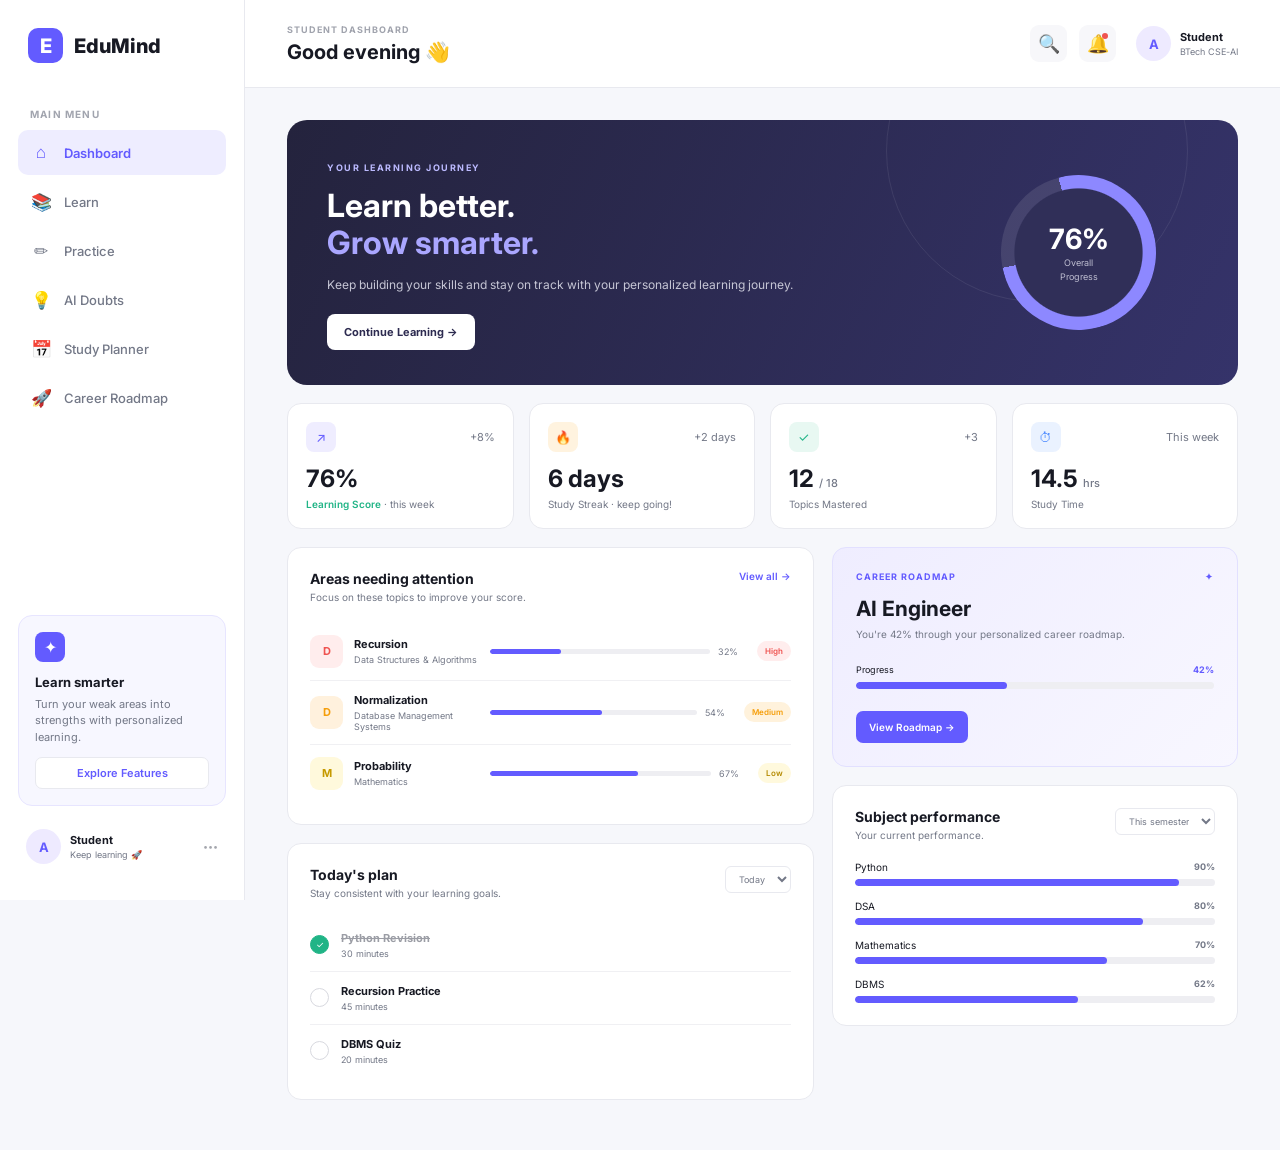
<file: index.html>
<!DOCTYPE html>
<html lang="en">

<head>
    <meta charset="UTF-8">
    <meta name="viewport" content="width=device-width, initial-scale=1.0">

    <title>EduMind | Dashboard</title>

    <!-- Google Font -->
    <link rel="preconnect" href="https://fonts.googleapis.com">
    <link rel="preconnect" href="https://fonts.gstatic.com" crossorigin>
    <link href="https://fonts.googleapis.com/css2?family=Inter:wght@400;500;600;700;800&display=swap" rel="stylesheet">

    <!-- CSS -->
    <link rel="stylesheet" href="./style.css">
</head>

<body>

<div class="app">

    <!-- ================= SIDEBAR ================= -->

    <aside class="sidebar">

        <!-- Logo -->
        <div class="logo">
            <div class="logo-icon">E</div>
            <span>EduMind</span>
        </div>


        <!-- Navigation -->
        <div class="nav-section">

            <p class="nav-title">MAIN MENU</p>

            <a href="index.html" class="nav-item active">
                <span>⌂</span>
                Dashboard
            </a>

            <a href="learn.html" class="nav-item">
                <span>📚</span>
                Learn
            </a>

            <a href="practice.html" class="nav-item">
                <span>✏</span>
                Practice
            </a>

            <a href="doubts.html" class="nav-item">
                <span>💡</span>
                AI Doubts
            </a>

            <a href="planner.html" class="nav-item">
                <span>📅</span>
                Study Planner
            </a>

            <a href="career.html" class="nav-item">
                <span>🚀</span>
                Career Roadmap
            </a>

        </div>


        <!-- Bottom Sidebar -->
        <div>

            <div class="upgrade-card">

                <div class="upgrade-icon">
                    ✦
                </div>

                <h4>Learn smarter</h4>

                <p>
                    Turn your weak areas into strengths with personalized learning.
                </p>

                <button>
                    Explore Features
                </button>

            </div>


            <div class="user-mini">

                <div class="avatar">
                    A
                </div>

                <div>
                    <strong>Student</strong>
                    <span>Keep learning 🚀</span>
                </div>

                <span class="more">•••</span>

            </div>

        </div>

    </aside>



    <!-- ================= MAIN ================= -->

    <main class="main">

        <!-- ================= TOPBAR ================= -->

        <header class="topbar">

            <div>

                <p class="welcome-small">
                    STUDENT DASHBOARD
                </p>

                <h1>
                    Good evening 👋
                </h1>

            </div>


            <div class="top-actions">

                <button class="icon-button">
                    🔍
                </button>

                <button class="icon-button notification">
                    🔔
                    <span></span>
                </button>


                <div class="profile">

                    <div class="avatar">
                        A
                    </div>

                    <div>
                        <strong>Student</strong>
                        <span>BTech CSE-AI</span>
                    </div>

                </div>

            </div>

        </header>



        <!-- ================= DASHBOARD ================= -->

        <div class="dashboard">


            <!-- ================= HERO ================= -->

            <section class="hero-card">

                <div class="hero-content">

                    <span class="hero-label">
                        YOUR LEARNING JOURNEY
                    </span>

                    <h2>
                        Learn better.<br>
                        <span>Grow smarter.</span>
                    </h2>

                    <p>
                        Keep building your skills and stay on track
                        with your personalized learning journey.
                    </p>

                    <button class="primary-btn">
                        Continue Learning →
                    </button>

                </div>


                <div class="hero-visual">

                    <div class="progress-ring">

                        <div>
                            <strong>76%</strong>
                            <span>Overall<br>Progress</span>
                        </div>

                    </div>

                </div>

            </section>



            <!-- ================= STATS ================= -->

            <section class="stats-grid">


                <!-- Learning Score -->
                <div class="stat-card">

                    <div class="stat-top">

                        <span class="stat-icon purple">
                            ↗
                        </span>

                        <span>
                            +8%
                        </span>

                    </div>

                    <h3>
                        76%
                    </h3>

                    <p class="positive">
                        Learning Score
                        <span> · this week</span>
                    </p>

                </div>


                <!-- Study Streak -->
                <div class="stat-card">

                    <div class="stat-top">

                        <span class="stat-icon orange">
                            🔥
                        </span>

                        <span>
                            +2 days
                        </span>

                    </div>

                    <h3>
                        6 days
                    </h3>

                    <p>
                        Study Streak
                        <span> · keep going!</span>
                    </p>

                </div>


                <!-- Topics -->
                <div class="stat-card">

                    <div class="stat-top">

                        <span class="stat-icon green">
                            ✓
                        </span>

                        <span>
                            +3
                        </span>

                    </div>

                    <h3>
                        12 <small>/ 18</small>
                    </h3>

                    <p>
                        Topics Mastered
                    </p>

                </div>


                <!-- Study Time -->
                <div class="stat-card">

                    <div class="stat-top">

                        <span class="stat-icon blue">
                            ⏱
                        </span>

                        <span>
                            This week
                        </span>

                    </div>

                    <h3>
                        14.5 <small>hrs</small>
                    </h3>

                    <p>
                        Study Time
                    </p>

                </div>

            </section>



            <!-- ================= MAIN GRID ================= -->

            <section class="content-grid">


                <!-- ================= LEFT COLUMN ================= -->

                <div>


                    <!-- WEAK AREAS -->

                    <div class="panel">

                        <div class="panel-header">

                            <div>

                                <h3>
                                    Areas needing attention
                                </h3>

                                <p>
                                    Focus on these topics to improve your score.
                                </p>

                            </div>

                            <button class="text-btn">
                                View all →
                            </button>

                        </div>


                        <!-- Recursion -->

                        <div class="weak-item">

                            <div class="subject-icon red">
                                D
                            </div>

                            <div class="weak-info">

                                <strong>
                                    Recursion
                                </strong>

                                <span>
                                    Data Structures & Algorithms
                                </span>

                            </div>


                            <div class="weak-progress">

                                <div class="progress-bar">
                                    <div style="width:32%;"></div>
                                </div>

                                <span>
                                    32%
                                </span>

                            </div>


                            <span class="priority high">
                                High
                            </span>

                        </div>



                        <!-- Normalization -->

                        <div class="weak-item">

                            <div class="subject-icon orange">
                                D
                            </div>

                            <div class="weak-info">

                                <strong>
                                    Normalization
                                </strong>

                                <span>
                                    Database Management Systems
                                </span>

                            </div>


                            <div class="weak-progress">

                                <div class="progress-bar">
                                    <div style="width:54%;"></div>
                                </div>

                                <span>
                                    54%
                                </span>

                            </div>


                            <span class="priority medium">
                                Medium
                            </span>

                        </div>



                        <!-- Probability -->

                        <div class="weak-item">

                            <div class="subject-icon yellow">
                                M
                            </div>

                            <div class="weak-info">

                                <strong>
                                    Probability
                                </strong>

                                <span>
                                    Mathematics
                                </span>

                            </div>


                            <div class="weak-progress">

                                <div class="progress-bar">
                                    <div style="width:67%;"></div>
                                </div>

                                <span>
                                    67%
                                </span>

                            </div>


                            <span class="priority low">
                                Low
                            </span>

                        </div>

                    </div>



                    <!-- TODAY'S PLAN -->

                    <div class="panel" style="margin-top:18px;">

                        <div class="panel-header">

                            <div>

                                <h3>
                                    Today's plan
                                </h3>

                                <p>
                                    Stay consistent with your learning goals.
                                </p>

                            </div>

                            <select>
                                <option>Today</option>
                            </select>

                        </div>


                        <!-- Task 1 -->

                        <div class="task completed">

                            <div class="check">
                                ✓
                            </div>

                            <div>

                                <strong>
                                    Python Revision
                                </strong>

                                <span>
                                    30 minutes
                                </span>

                            </div>

                        </div>


                        <!-- Task 2 -->

                        <div class="task">

                            <div class="check"></div>

                            <div>

                                <strong>
                                    Recursion Practice
                                </strong>

                                <span>
                                    45 minutes
                                </span>

                            </div>

                        </div>


                        <!-- Task 3 -->

                        <div class="task">

                            <div class="check"></div>

                            <div>

                                <strong>
                                    DBMS Quiz
                                </strong>

                                <span>
                                    20 minutes
                                </span>

                            </div>

                        </div>

                    </div>

                </div>



                <!-- ================= RIGHT COLUMN ================= -->

                <div>


                    <!-- CAREER CARD -->

                    <div class="career-card">

                        <div class="career-header">

                            <span>
                                CAREER ROADMAP
                            </span>

                            <span>
                                ✦
                            </span>

                        </div>


                        <h3>
                            AI Engineer
                        </h3>

                        <p>
                            You're 42% through your personalized
                            career roadmap.
                        </p>


                        <div class="career-progress">

                            <div>

                                <span>
                                    Progress
                                </span>

                                <strong>
                                    42%
                                </strong>

                            </div>

                            <div class="large-bar">

                                <div style="width:42%;"></div>

                            </div>

                        </div>


                        <button>
                            View Roadmap →
                        </button>

                    </div>



                    <!-- SUBJECT PERFORMANCE -->

                    <div class="panel" style="margin-top:18px;">

                        <div class="panel-header">

                            <div>

                                <h3>
                                    Subject performance
                                </h3>

                                <p>
                                    Your current performance.
                                </p>

                            </div>

                            <select>
                                <option>This semester</option>
                            </select>

                        </div>


                        <div class="subject-bars">


                            <!-- Python -->

                            <div class="bar-item">

                                <div>

                                    <span>
                                        Python
                                    </span>

                                    <strong>
                                        90%
                                    </strong>

                                </div>

                                <div class="large-bar">
                                    <div style="width:90%;"></div>
                                </div>

                            </div>


                            <!-- DSA -->

                            <div class="bar-item">

                                <div>

                                    <span>
                                        DSA
                                    </span>

                                    <strong>
                                        80%
                                    </strong>

                                </div>

                                <div class="large-bar">
                                    <div style="width:80%;"></div>
                                </div>

                            </div>


                            <!-- Mathematics -->

                            <div class="bar-item">

                                <div>

                                    <span>
                                        Mathematics
                                    </span>

                                    <strong>
                                        70%
                                    </strong>

                                </div>

                                <div class="large-bar">
                                    <div style="width:70%;"></div>
                                </div>

                            </div>


                            <!-- DBMS -->

                            <div class="bar-item">

                                <div>

                                    <span>
                                        DBMS
                                    </span>

                                    <strong>
                                        62%
                                    </strong>

                                </div>

                                <div class="large-bar">
                                    <div style="width:62%;"></div>
                                </div>

                            </div>

                        </div>

                    </div>

                </div>

            </section>

        </div>

    </main>

</div>


<!-- JavaScript -->
<script src="./script.js"></script>

</body>
</html>
</file>
<file: style.css>
* {
    margin: 0;
    padding: 0;
    box-sizing: border-box;
}

:root {
    --bg: #f6f7fb;
    --white: #ffffff;
    --text: #171923;
    --muted: #737887;
    --border: #e8e9ef;

    --primary: #635bff;
    --primary-light: #eeedff;

    --green: #20b486;
    --orange: #f59e0b;
    --red: #ef5350;
    --blue: #4f8cff;

    --sidebar-width: 245px;
}

body {
    font-family: "Inter", sans-serif;
    background: var(--bg);
    color: var(--text);
}

button,
select {
    font-family: inherit;
}

button {
    cursor: pointer;
    border: none;
}

/* ==============================
   APP
================================= */

.app {
    display: flex;
    min-height: 100vh;
}


/* ==============================
   SIDEBAR
================================= */

.sidebar {
    width: var(--sidebar-width);
    background: var(--white);
    border-right: 1px solid var(--border);

    padding: 28px 18px;

    display: flex;
    flex-direction: column;

    position: fixed;
    top: 0;
    bottom: 0;
    left: 0;
}


/* LOGO */

.logo {
    display: flex;
    align-items: center;
    gap: 11px;

    padding: 0 10px;
    margin-bottom: 45px;

    font-size: 20px;
    font-weight: 800;
}

.logo-icon {
    width: 35px;
    height: 35px;

    display: flex;
    align-items: center;
    justify-content: center;

    border-radius: 10px;

    background: var(--primary);
    color: white;

    font-weight: 800;
}


/* NAVIGATION */

.nav-section {
    flex: 1;
}

.nav-title {
    font-size: 10px;
    font-weight: 700;

    letter-spacing: 1.2px;

    color: #a1a4ae;

    margin: 0 12px 10px;
}

.nav-title.second {
    margin-top: 30px;
}


.nav-item {
    display: flex;
    align-items: center;

    gap: 13px;

    padding: 12px 13px;
    margin-bottom: 5px;

    border-radius: 10px;

    color: var(--muted);

    text-decoration: none;

    font-size: 13px;
    font-weight: 500;

    transition: 0.2s;
}

.nav-item span {
    width: 20px;
    text-align: center;
    font-size: 17px;
}

.nav-item:hover {
    background: #f5f5fa;
    color: var(--text);
}

.nav-item.active {
    background: var(--primary-light);
    color: var(--primary);
    font-weight: 600;
}


/* SIDEBAR BOTTOM */

.upgrade-card {
    background: #f7f7ff;

    border: 1px solid #e7e5ff;

    border-radius: 14px;

    padding: 16px;

    margin-bottom: 15px;
}

.upgrade-icon {
    width: 30px;
    height: 30px;

    border-radius: 8px;

    display: flex;
    align-items: center;
    justify-content: center;

    background: var(--primary);
    color: white;

    margin-bottom: 12px;
}

.upgrade-card h4 {
    font-size: 13px;
    margin-bottom: 6px;
}

.upgrade-card p {
    font-size: 11px;
    line-height: 1.5;
    color: var(--muted);
    margin-bottom: 12px;
}

.upgrade-card button {
    width: 100%;

    padding: 8px;

    border-radius: 7px;

    background: white;
    border: 1px solid var(--border);

    color: var(--primary);

    font-size: 11px;
    font-weight: 600;
}


.user-mini {
    display: flex;
    align-items: center;
    gap: 9px;

    padding: 8px;
}

.avatar {
    width: 35px;
    height: 35px;

    border-radius: 50%;

    display: flex;
    align-items: center;
    justify-content: center;

    background: #eeeaff;

    color: var(--primary);

    font-weight: 700;
    font-size: 13px;
}

.user-mini div:nth-child(2) {
    display: flex;
    flex-direction: column;
    gap: 2px;
}

.user-mini strong {
    font-size: 11px;
}

.user-mini span {
    font-size: 9px;
    color: var(--muted);
}

.more {
    margin-left: auto;
    color: #a4a6ad !important;
}


/* ==============================
   MAIN
================================= */

.main {
    margin-left: var(--sidebar-width);

    width: calc(100% - var(--sidebar-width));

    min-height: 100vh;
}


/* ==============================
   TOPBAR
================================= */

.topbar {
    height: 88px;

    padding: 0 42px;

    background: var(--white);

    border-bottom: 1px solid var(--border);

    display: flex;
    align-items: center;
    justify-content: space-between;
}

.welcome-small {
    font-size: 9px;
    font-weight: 700;

    letter-spacing: 1px;

    color: #a0a3ad;

    margin-bottom: 5px;
}

.topbar h1 {
    font-size: 20px;
    font-weight: 700;
}


.top-actions {
    display: flex;
    align-items: center;
    gap: 12px;
}

.icon-button {
    width: 37px;
    height: 37px;

    border-radius: 9px;

    background: #f7f7fa;

    color: #555967;

    font-size: 18px;

    position: relative;
}

.notification span {
    width: 6px;
    height: 6px;

    border-radius: 50%;

    background: var(--red);

    position: absolute;
    top: 8px;
    right: 8px;
}


.profile {
    display: flex;
    align-items: center;
    gap: 9px;

    margin-left: 8px;
}

.profile div:nth-child(2) {
    display: flex;
    flex-direction: column;
    gap: 2px;
}

.profile strong {
    font-size: 11px;
}

.profile span {
    font-size: 9px;
    color: var(--muted);
}


/* ==============================
   DASHBOARD
================================= */

.dashboard {
    padding: 32px 42px 50px;
}


/* ==============================
   HERO
================================= */

.hero-card {
    min-height: 245px;

    border-radius: 20px;

    padding: 35px 40px;

    background: linear-gradient(
        115deg,
        #24233d,
        #35336a
    );

    color: white;

    display: flex;
    align-items: center;
    justify-content: space-between;

    overflow: hidden;

    position: relative;
}

.hero-card::after {
    content: "";

    position: absolute;

    width: 300px;
    height: 300px;

    border-radius: 50%;

    border: 1px solid rgba(255,255,255,0.08);

    right: 50px;
    top: -120px;
}

.hero-content {
    max-width: 550px;

    position: relative;
    z-index: 2;
}

.hero-label {
    font-size: 9px;
    letter-spacing: 1.5px;

    color: #bcbaff;

    font-weight: 700;
}

.hero-card h2 {
    font-size: 32px;
    line-height: 1.15;

    margin: 13px 0;
}

.hero-card h2 span {
    color: #aaa6ff;
}

.hero-card p {
    max-width: 500px;

    font-size: 12px;
    line-height: 1.6;

    color: #c6c6d5;

    margin-bottom: 20px;
}

.primary-btn {
    background: white;
    color: #2d2b50;

    padding: 11px 17px;

    border-radius: 8px;

    font-size: 11px;
    font-weight: 700;

    transition: 0.2s;
}

.primary-btn:hover {
    transform: translateY(-1px);
}


/* PROGRESS RING */

.hero-visual {
    width: 240px;

    display: flex;
    justify-content: center;

    position: relative;
    z-index: 2;
}

.progress-ring {
    width: 155px;
    height: 155px;

    border-radius: 50%;

    background:
        radial-gradient(
            circle,
            #302f58 58%,
            transparent 59%
        ),
        conic-gradient(
            #8d88ff 76%,
            rgba(255,255,255,0.1) 0
        );

    display: flex;
    align-items: center;
    justify-content: center;

    transform: rotate(-15deg);
}

.progress-ring > div {
    transform: rotate(15deg);

    display: flex;
    flex-direction: column;
    align-items: center;
}

.progress-ring strong {
    font-size: 28px;
}

.progress-ring span {
    font-size: 9px;
    line-height: 1.5;

    color: #bdbdd0;

    text-align: center;
}


/* ==============================
   STATS
================================= */

.stats-grid {
    display: grid;

    grid-template-columns: repeat(4, 1fr);

    gap: 15px;

    margin-top: 18px;
}

.stat-card {
    background: white;

    border: 1px solid var(--border);

    border-radius: 14px;

    padding: 18px;
}

.stat-top {
    display: flex;
    justify-content: space-between;
    align-items: center;

    color: var(--muted);

    font-size: 11px;
}

.stat-icon {
    width: 30px;
    height: 30px;

    border-radius: 8px;

    display: flex;
    align-items: center;
    justify-content: center;

    font-size: 13px;
}

.stat-icon.purple {
    background: #efedff;
    color: var(--primary);
}

.stat-icon.orange {
    background: #fff3df;
    color: var(--orange);
}

.stat-icon.green {
    background: #e8f8f2;
    color: var(--green);
}

.stat-icon.blue {
    background: #eaf2ff;
    color: var(--blue);
}

.stat-card h3 {
    font-size: 24px;
    margin: 12px 0 5px;
}

.stat-card h3 small {
    font-size: 11px;
    font-weight: 500;
    color: var(--muted);
}

.stat-card p {
    font-size: 10px;
    color: var(--muted);
}

.stat-card p.positive {
    color: var(--green);
    font-weight: 600;
}

.stat-card p span {
    color: var(--muted);
    font-weight: 400;
}


/* ==============================
   GRID
================================= */

.content-grid {
    display: grid;

    grid-template-columns: 1.3fr 1fr;

    gap: 18px;

    margin-top: 18px;
}

.panel {
    background: white;

    border: 1px solid var(--border);

    border-radius: 14px;

    padding: 22px;
}

.panel-header {
    display: flex;
    align-items: flex-start;
    justify-content: space-between;

    margin-bottom: 20px;
}

.panel-header h3 {
    font-size: 14px;
    margin-bottom: 4px;
}

.panel-header p {
    font-size: 10px;
    color: var(--muted);
}

.text-btn {
    background: none;

    color: var(--primary);

    font-size: 10px;
    font-weight: 600;
}


/* ==============================
   WEAK AREAS
================================= */

.weak-item {
    display: flex;
    align-items: center;

    gap: 11px;

    padding: 12px 0;

    border-bottom: 1px solid #f0f0f3;
}

.weak-item:last-child {
    border-bottom: none;
}

.subject-icon {
    width: 33px;
    height: 33px;

    border-radius: 9px;

    display: flex;
    align-items: center;
    justify-content: center;

    font-size: 11px;
    font-weight: 700;
}

.subject-icon.red {
    background: #ffeded;
    color: var(--red);
}

.subject-icon.orange {
    background: #fff1dd;
    color: var(--orange);
}

.subject-icon.yellow {
    background: #fff9dc;
    color: #c69a00;
}

.weak-info {
    width: 125px;

    display: flex;
    flex-direction: column;
    gap: 3px;
}

.weak-info strong {
    font-size: 11px;
}

.weak-info span {
    font-size: 9px;
    color: var(--muted);
}

.weak-progress {
    flex: 1;

    display: flex;
    align-items: center;
    gap: 8px;
}

.progress-bar {
    height: 5px;

    background: #eeeeF2;

    border-radius: 10px;

    flex: 1;

    overflow: hidden;
}

.progress-bar div {
    height: 100%;

    border-radius: 10px;

    background: var(--primary);
}

.weak-progress span {
    font-size: 9px;
    color: var(--muted);

    width: 28px;
}

.priority {
    padding: 5px 8px;

    border-radius: 20px;

    font-size: 8px;
    font-weight: 600;
}

.priority.high {
    background: #ffeded;
    color: var(--red);
}

.priority.medium {
    background: #fff2dc;
    color: var(--orange);
}

.priority.low {
    background: #fff9dd;
    color: #b48a00;
}


/* ==============================
   TASKS
================================= */

.task {
    display: flex;
    align-items: center;

    gap: 12px;

    padding: 12px 0;

    border-bottom: 1px solid #f0f0f3;
}

.task:last-child {
    border-bottom: none;
}

.check {
    width: 19px;
    height: 19px;

    border-radius: 50%;

    border: 1.5px solid #d8d9df;

    display: flex;
    align-items: center;
    justify-content: center;

    font-size: 9px;

    flex-shrink: 0;
}

.task.completed .check {
    background: var(--green);
    border-color: var(--green);
    color: white;
}

.task.completed strong {
    text-decoration: line-through;
    color: #9b9da5;
}

.task div:last-child {
    display: flex;
    flex-direction: column;
    gap: 3px;
}

.task strong {
    font-size: 11px;
}

.task span {
    font-size: 9px;
    color: var(--muted);
}


/* ==============================
   BOTTOM
================================= */

.bottom-grid {
    grid-template-columns: 1.3fr 1fr;
}

.panel select {
    border: 1px solid var(--border);

    background: white;

    padding: 6px 9px;

    border-radius: 6px;

    font-size: 9px;

    color: var(--muted);
}


/* SUBJECT BARS */

.subject-bars {
    display: flex;
    flex-direction: column;
    gap: 14px;
}

.bar-item > div:first-child {
    display: flex;
    justify-content: space-between;

    margin-bottom: 6px;

    font-size: 10px;
}

.bar-item strong {
    color: var(--muted);
    font-size: 9px;
}

.large-bar {
    height: 7px;

    background: #eeeef2;

    border-radius: 10px;

    overflow: hidden;
}

.large-bar div {
    height: 100%;

    background: var(--primary);

    border-radius: 10px;
}


/* ==============================
   CAREER CARD
================================= */

.career-card {
    background: linear-gradient(
        135deg,
        #efedff,
        #f8f7ff
    );

    border: 1px solid #e2e0ff;

    border-radius: 14px;

    padding: 23px;
}

.career-header {
    display: flex;
    justify-content: space-between;

    color: var(--primary);

    font-size: 9px;
    font-weight: 700;

    letter-spacing: 1px;
}

.career-card h3 {
    font-size: 21px;

    margin: 14px 0 6px;
}

.career-card > p {
    font-size: 10px;
    color: var(--muted);

    line-height: 1.5;

    margin-bottom: 22px;
}

.career-progress > div:first-child {
    display: flex;
    justify-content: space-between;

    font-size: 9px;

    margin-bottom: 7px;
}

.career-progress strong {
    color: var(--primary);
}

.career-card button {
    margin-top: 22px;

    padding: 10px 13px;

    border-radius: 7px;

    background: var(--primary);

    color: white;

    font-size: 10px;
    font-weight: 600;
}


/* ==============================
   RESPONSIVE
================================= */

@media (max-width: 1100px) {

    .stats-grid {
        grid-template-columns: repeat(2, 1fr);
    }

    .content-grid {
        grid-template-columns: 1fr;
    }

}


@media (max-width: 800px) {

    .sidebar {
        width: 70px;
        padding: 20px 10px;
    }

    .logo span,
    .nav-item:not(.active)::after,
    .nav-item {
        font-size: 0;
    }

    .nav-item span {
        font-size: 17px;
    }

    .nav-title,
    .upgrade-card,
    .user-mini div:nth-child(2),
    .more {
        display: none;
    }

    .main {
        margin-left: 70px;
        width: calc(100% - 70px);
    }

    .topbar,
    .dashboard {
        padding-left: 20px;
        padding-right: 20px;
    }

}


@media (max-width: 550px) {

    .stats-grid {
        grid-template-columns: 1fr;
    }

    .hero-card {
        padding: 25px;
    }

    .hero-visual {
        display: none;
    }

    .profile div:nth-child(2) {
        display: none;
    }

    .weak-progress {
        display: none;
    }

    .priority {
        display: none;
    }

}
</file>
